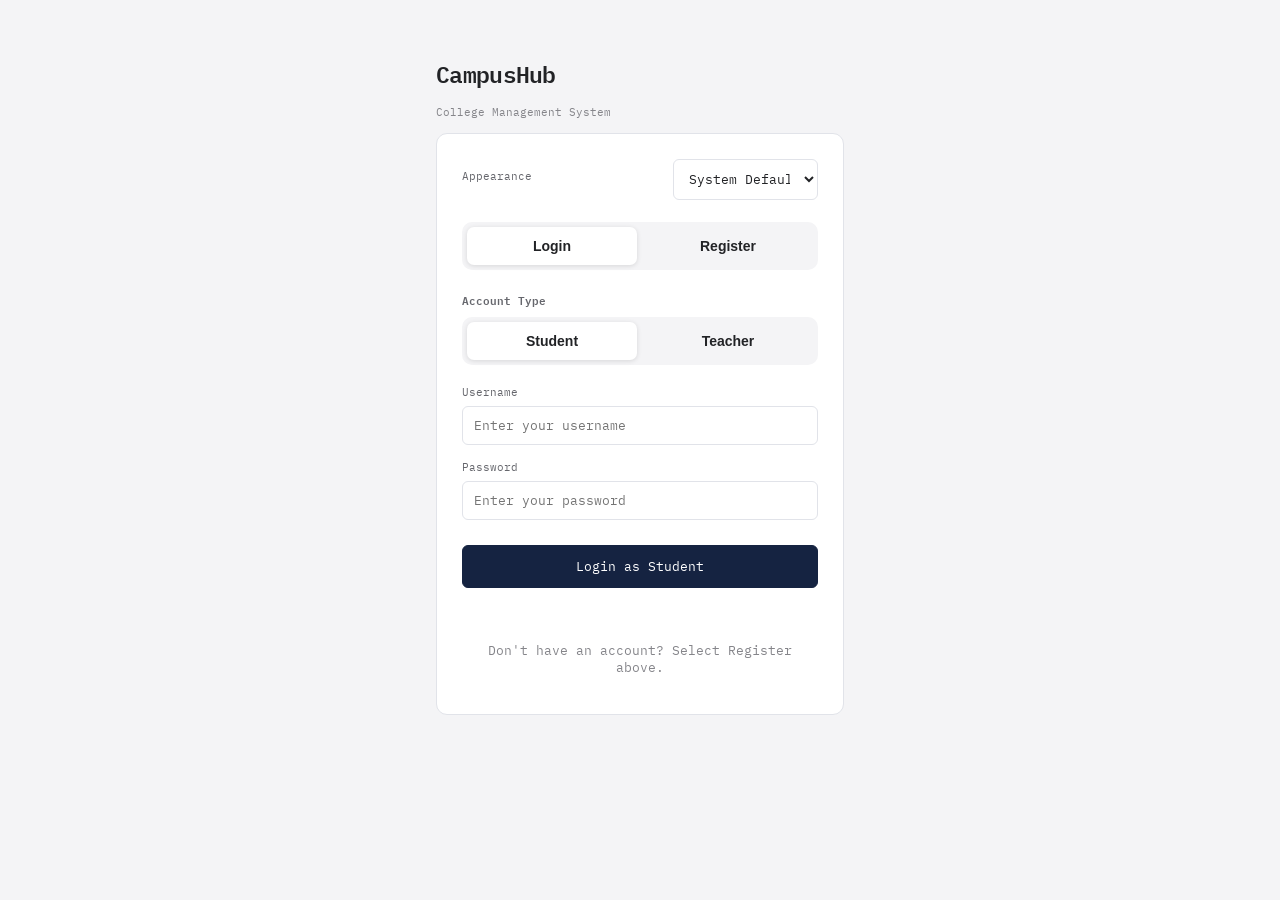
<file: frontend/index.html>
<!DOCTYPE html>

<html lang="en">
<head>
<meta charset="utf-8"/>
<meta content="width=device-width,initial-scale=1" name="viewport"/>
<title>Dashboard | CampusHub</title>
<link href="style.css?v=3" rel="stylesheet"/>
<script src="theme.js?v=5"></script></head>
<body>
<div class="app">
<aside class="sidebar" id="sidebar"></aside>
<main class="main">
<header class="topbar">
<div class="page-name">Dashboard</div>
<div class="user">
<span></span>
<div class="avatar"></div>
</div>
</header>
<div class="content">
<div class="stats">


<div class="stat">
<div class="stat-value" data-attendance-stat="">—</div>
<div class="stat-label">Attendance</div>
</div>

</div>
<div class="grid">
<section class="panel">
<div class="panel-head">
<h2>Today's Schedule</h2>
<a class="link" href="schedule.html">View full timetable</a>
</div>
<div class="list" data-render="today" data-variant="dash"></div>
</section>



</div>
</div>
</main>
</div>
<script defer="" src="sidebar.js?v=3"></script><script defer="" src="avatar.js?v=3"></script><script defer="" src="api.js?v=5"></script>
<script defer="" src="app.js?v=3"></script>
<script defer="" src="attendance.js?v=3"></script>
</body>
</html>
</file>
<file: frontend/style.css>
@import url('https://fonts.googleapis.com/css2?family=IBM+Plex+Mono:wght@400;500;600&display=swap');
:root {
  --navy: #152341;
  --navy2:#303d59;
  --page: #f4f4f6;
  --white: #fff;
  --border: #e1e3e9;
  --text: #222326;
  --muted: #85858a;
  --line: #ececf0;
}

* {
  box-sizing: border-box;
}

body {
  margin: 0;
  background: var(--page);
  color: var(--text);
  font: 13px 'IBM Plex Mono','Courier New',monospace;
}

.app {
  min-height: 100vh;
  display: flex;
}

.sidebar {
  width: 215px;
  flex: 0 0 215px;
  background: var(--navy);
  color: #f7f8fc;
  padding: 25px 15px 20px;
  display: flex;
  flex-direction: column;
  min-height: 100vh;
}

.brand {
  font-size: 17px;
  font-weight: 600;
  padding: 0 8px 30px;
}

.nav {
  display: grid;
  gap: 4px;
}

.nav a {
  display: block;
  padding: 12px 11px;
  color: #f1f3f9;
  text-decoration: none;
  border-radius: 7px;
}

.nav a:hover,
.nav a.active {
  background: var(--navy2);
}

.sidebar-foot {
  margin-top: auto;
  padding: 24px 8px 8px;
  color: #9da8bd;
  font-size: 11px;
}

.main {
  min-width: 0;
  flex: 1;
}

.topbar {
  height: 58px;
  background: #fff;
  border-bottom: 1px solid var(--border);
  display: flex;
  align-items: center;
  justify-content: space-between;
  padding: 0 23px;
}

.page-name {
  font-size: 16px;
  font-weight: 500;
}

.user {
  display: flex;
  align-items: center;
  gap: 12px;
}

.avatar {
  width: 33px;
  height: 33px;
  border-radius: 50%;
  background: #dedfe7;
  display: grid;
  place-items: center;
  font-size: 11px;
}

.content {
  padding: 22px;
  max-width: 1600px;
  margin: auto;
}

.page-heading {
  display: flex;
  align-items: flex-start;
  justify-content: space-between;
  gap: 16px;
  margin-bottom: 20px;
}

h1 {
  margin: 0 0 7px;
  font-size: 23px;
  font-weight: 600;
  letter-spacing: -.7px;
}

h2 {
  font-size: 14px;
  font-weight: 500;
  margin: 0;
}

h3 {
  font-size: 13px;
  font-weight: 500;
  margin: 0 0 8px;
}

.subtitle,
.muted {
  color: var(--muted);
  font-size: 11px;
  line-height: 1.7;
}

.panel,
.stat {
  background: #fff;
  border: 1px solid var(--border);
  border-radius: 11px;
}

.panel {
  padding: 18px;
}

.panel-head {
  display: flex;
  align-items: center;
  justify-content: space-between;
  gap: 12px;
  margin-bottom: 16px;
}

.link {
  color: var(--muted);
  font-size: 11px;
  text-decoration: none;
}

.link:hover {
  color: var(--text);
}

.grid {
  display: grid;
  gap: 18px;
}

.grid-2 {
  grid-template-columns: minmax(0,1.35fr) minmax(280px,1fr);
}

.grid-3 {
  grid-template-columns: repeat(3,minmax(0,1fr));
}

.stats {
  display: grid;
  grid-template-columns: repeat(4,minmax(0,1fr));
  gap: 18px;
  margin-bottom: 18px;
}

.stat {
  padding: 18px;
  min-height: 91px;
}

.stat-value {
  font-size: 27px;
  font-weight: 600;
  letter-spacing: -1px;
  margin-bottom: 4px;
}

.stat-label {
  color: var(--muted);
  font-size: 11px;
}

table {
  width: 100%;
  border-collapse: collapse;
  text-align: left;
  white-space: nowrap;
}

th {
  font-weight: 500;
  padding: 10px 0;
  border-bottom: 1px solid var(--border);
}

td {
  padding: 12px 0;
  border-bottom: 1px solid var(--line);
}

tr:last-child td {
  border-bottom: 0;
}

th:not(:first-child),
td:not(:first-child) {
  padding-left: 16px;
}

.table-wrap {
  overflow-x: auto;
}

.badge {
  display: inline-block;
  border-radius: 5px;
  padding: 5px 8px;
  font-size: 10px;
  white-space: nowrap;
}

.green {
  background: #e8f5ed;
  color: #267448;
}

.amber {
  background: #fff3dc;
  color: #956313;
}

.blue {
  background: #eaf0fb;
  color: #34598e;
}

.btn {
  display: inline-block;
  border: 1px solid var(--border);
  border-radius: 6px;
  padding: 9px 12px;
  background: #fff;
  color: var(--text);
  font: inherit;
  text-decoration: none;
  cursor: pointer;
}

.btn.primary {
  background: var(--navy);
  border-color: var(--navy);
  color: #fff;
}

.toolbar {
  display: flex;
  flex-wrap: wrap;
  gap: 9px;
  align-items: center;
}

input,
select,
textarea {
  width: 100%;
  border: 1px solid var(--border);
  border-radius: 6px;
  padding: 10px 11px;
  background: #fff;
  color: var(--text);
  font: inherit;
}

label {
  display: block;
  margin-bottom: 7px;
  font-size: 11px;
  color: #66676d;
}

.field {
  margin-bottom: 15px;
}

.search {
  width: min(280px,100%);
}

.course-card {
  padding: 18px;
  display: flex;
  flex-direction: column;
  gap: 12px;
  min-height: 190px;
}

.course-top {
  display: flex;
  justify-content: space-between;
  align-items: center;
  gap: 10px;
}

.course-code {
  color: var(--muted);
  font-size: 11px;
}

.course-title {
  font-size: 16px;
  font-weight: 500;
  line-height: 1.45;
}

.course-meta {
  color: var(--muted);
  font-size: 11px;
  line-height: 1.8;
}

.course-bottom {
  display: flex;
  justify-content: space-between;
  align-items: center;
  gap: 10px;
  margin-top: auto;
}

.progress {
  height: 6px;
  background: #eceef2;
  border-radius: 9px;
  overflow: hidden;
}

.progress span {
  display: block;
  height: 100%;
  background: #344766;
  border-radius: 9px;
}

.list {
  display: grid;
}

.list-item {
  display: flex;
  align-items: flex-start;
  justify-content: space-between;
  gap: 14px;
  padding: 13px 0;
  border-bottom: 1px solid var(--line);
}

.list-item:last-child {
  border-bottom: 0;
}

.list-title {
  font-size: 12px;
  margin-bottom: 5px;
}

.list-sub {
  font-size: 11px;
  color: var(--muted);
  line-height: 1.6;
}

.time {
  width: 83px;
  flex: 0 0 83px;
  color: var(--muted);
}

.event {
  display: flex;
  gap: 13px;
  padding: 13px 0;
  border-bottom: 1px solid var(--line);
}

.event:last-child {
  border-bottom: 0;
}

.event-bar {
  width: 3px;
  flex: 0 0 3px;
  border-radius: 3px;
  background: #344766;
}

.event-bar.green {
  background: #5d9a76;
}

.event-bar.amber {
  background: #d6a54a;
}

.event-body {
  flex: 1;
}

.message-row {
  display: flex;
  gap: 12px;
  padding: 14px 0;
  border-bottom: 1px solid var(--line);
}

.message-row:last-child {
  border-bottom: 0;
}

.message-avatar {
  width: 36px;
  height: 36px;
  flex: 0 0 36px;
  border-radius: 50%;
  background: #e5e8ef;
  display: grid;
  place-items: center;
  font-size: 11px;
}

.message-content {
  min-width: 0;
  flex: 1;
}

.message-top {
  display: flex;
  justify-content: space-between;
  gap: 10px;
  margin-bottom: 5px;
}

.message-preview {
  color: var(--muted);
  font-size: 11px;
  line-height: 1.6;
}

.settings-layout {
  display: grid;
  grid-template-columns: 190px minmax(0,1fr);
  gap: 18px;
}

.settings-nav a {
  display: block;
  color: #55565d;
  padding: 10px;
  border-radius: 6px;
  text-decoration: none;
}

.settings-nav a.active,
.settings-nav a:hover {
  background: #f0f1f5;
  color: #202127;
}

.setting-row {
  display: flex;
  justify-content: space-between;
  align-items: center;
  gap: 20px;
  padding: 15px 0;
  border-bottom: 1px solid var(--line);
}

.setting-row:last-child {
  border-bottom: 0;
}

.switch {
  width: 36px;
  height: 20px;
  border-radius: 12px;
  background: #344766;
  position: relative;
  flex: 0 0 36px;
}

.switch:after {
  content: '';
  position: absolute;
  width: 14px;
  height: 14px;
  border-radius: 50%;
  background: #fff;
  top: 3px;
  right: 3px;
}

@media (max-width: 1050px) {
  .stats {
    grid-template-columns: repeat(2,minmax(0,1fr));
  }
  .grid-2,
  .grid-3 {
    grid-template-columns: 1fr;
  }
}

@media (max-width: 700px) {
  .app {
    display: block;
  }
  .sidebar {
    width: 100%;
    min-height: 0;
    padding: 14px;
  }
  .brand {
    padding: 0 4px 12px;
  }
  .nav {
    display: flex;
    overflow-x: auto;
    gap: 5px;
  }
  .nav a {
    white-space: nowrap;
    padding: 10px;
  }
  .sidebar-foot {
    display: none;
  }
  .topbar {
    padding: 0 15px;
  }
  .content {
    padding: 15px;
  }
  .stats {
    gap: 10px;
  }
  .stat {
    padding: 13px;
  }
  .stat-value {
    font-size: 23px;
  }
  .settings-layout {
    grid-template-columns: 1fr;
  }
  .page-heading {
    flex-direction: column;
  }
}

/* ---------- Editing UI (settings, dialogs, toggles) ---------- */
:focus-visible {
  outline: 2px solid #344766;
  outline-offset: 2px;
}

.settings-nav {
  position: sticky;
  top: 18px;
  align-self: start;
}

.panel[id] {
  scroll-margin-top: 18px;
}

.btn.small {
  padding: 5px 9px;
  font-size: 11px;
}

.btn.danger {
  color: #a23b3b;
  border-color: #efd0d0;
}

.btn.danger:hover {
  background: #fbeeee;
}

.empty {
  padding: 18px 0;
  color: var(--muted);
  font-size: 12px;
}

.panel.empty {
  grid-column: 1 / -1;
  text-align: center;
}

button.switch {
  border: 0;
  padding: 0;
  cursor: pointer;
}

button.switch[aria-checked="false"] {
  background: #c9ccd6;
}

button.switch[aria-checked="false"]::after {
  right: auto;
  left: 3px;
}

dialog.modal {
  width: min(440px, calc(100vw - 30px));
  border: 1px solid var(--border);
  border-radius: 11px;
  padding: 22px;
  color: var(--text);
  font: inherit;
  box-shadow: 0 18px 50px rgba(21, 35, 65, .25);
}

dialog.modal::backdrop {
  background: rgba(21, 35, 65, .45);
}

dialog.modal h2 {
  margin-bottom: 18px;
  font-size: 16px;
}

.form-error {
  min-height: 18px;
  margin-bottom: 10px;
  color: #a23b3b;
  font-size: 11px;
}

.form-error:empty {
  min-height: 0;
  margin: 0;
}

/* Responsive stat cards: 1 to 4 real cards without empty columns. */
.stats { grid-template-columns: repeat(auto-fit, minmax(min(180px, 100%), 1fr)); }

/* Accessible account avatar – initials are filled by avatar.js. */
.avatar { font-weight: 600; text-transform: uppercase; }

/* Dark theme; component colors use existing CSS variables wherever possible. */
html[data-theme="dark"] {
  color-scheme: dark;
  --navy: #0b1220;
  --navy2: #334155;
  --page: #111827;
  --white: #1f2937;
  --border: #3b4658;
  --text: #f3f4f6;
  --muted: #b5c0d0;
  --line: #374151;
}
html[data-theme="dark"] .topbar,
html[data-theme="dark"] .panel,
html[data-theme="dark"] .stat,
html[data-theme="dark"] dialog.modal,
html[data-theme="dark"] .btn:not(.primary) {
  background: var(--white);
  color: var(--text);
  border-color: var(--border);
}
html[data-theme="dark"] input,
html[data-theme="dark"] select,
html[data-theme="dark"] textarea {
  background: #273449;
  color: var(--text);
  border-color: #53637b;
}
html[data-theme="dark"] .avatar { background: #45566f; color: white; }
html[data-theme="dark"] .settings-nav a { color: var(--text); }
html[data-theme="dark"] .settings-nav a.active,
html[data-theme="dark"] .settings-nav a:hover { background: #334155; color: white; }
html[data-theme="dark"] .progress { background: #374151; }
html[data-theme="dark"] .seg button:not(.on) { background: #273449; color: #f3f4f6; }

/* Extra dark-theme coverage for fixed-color components. */
html[data-theme="dark"] body { background-color: var(--page); color: var(--text); }
html[data-theme="dark"] .topbar,
html[data-theme="dark"] .panel,
html[data-theme="dark"] .stat,
html[data-theme="dark"] .btn:not(.primary),
html[data-theme="dark"] .seg button:not(.on),
html[data-theme="dark"] dialog.modal,
html[data-theme="dark"] .message-avatar { background-color: var(--white); color: var(--text); }
html[data-theme="dark"] .field label,
html[data-theme="dark"] label,
html[data-theme="dark"] .settings-nav a,
html[data-theme="dark"] .page-name { color: var(--text); }
html[data-theme="dark"] .settings-nav a.active,
html[data-theme="dark"] .settings-nav a:hover { background: #34445d; color: #fff; }
html[data-theme="dark"] .toolbar .btn:not(.primary) { background-color: #29364a; }
html[data-theme="dark"] input,
html[data-theme="dark"] select,
html[data-theme="dark"] textarea { background-color: #253247; color: #f3f4f6; border-color: #516079; }
html[data-theme="dark"] .avatar { background: #475569; color: white; }
html[data-theme="dark"] .progress { background: #374151; }
html[data-theme="dark"] .badge.blue { background: #263a58; color: #dce9ff; }
</file>
<file: frontend/attendance.css>
/* attendance.css - extra styles for the teacher portal + live attendance. Load AFTER style.css */
[hidden] {
  display: none !important;
}

.red {
  background: #fbeeee;
  color: #a23b3b;
}

.inline {
  display: flex;
  flex-wrap: wrap;
  gap: 9px;
  align-items: center;
}
.inline input,
.inline select {
  width: auto;
}

/* segmented toggle (role picker, Present / Absent) */
.seg {
  display: inline-flex;
  border: 1px solid var(--border);
  border-radius: 6px;
  overflow: hidden;
}
.seg button {
  border: 0;
  background: #fff;
  color: var(--muted);
  padding: 8px 13px;
  font: inherit;
  cursor: pointer;
}
.seg button + button {
  border-left: 1px solid var(--border);
}
.seg button.on {
  background: var(--navy);
  color: #fff;
}
.seg button.on.p {
  background: #e8f5ed;
  color: #267448;
}
.seg button.on.a {
  background: #fbeeee;
  color: #a23b3b;
}

.att-row {
  display: flex;
  justify-content: space-between;
  align-items: center;
  gap: 12px;
  padding: 10px 0;
  border-bottom: 1px solid var(--line);
}
.att-row:last-child {
  border-bottom: 0;
}
.counts {
  display: flex;
  flex-wrap: wrap;
  gap: 8px;
  align-items: center;
}

.progress span.low {
  background: #c25b5b;
}
.dots {
  display: flex;
  flex-wrap: wrap;
  gap: 4px;
}
.dot {
  width: 12px;
  height: 12px;
  border-radius: 3px;
  background: #5d9a76;
}
.dot.a {
  background: #c25b5b;
}

.live {
  font-size: 11px;
  color: #267448;
}
.live::before {
  content: "● ";
  animation: pulse 1.2s infinite;
}
@keyframes pulse {
  50% {
    opacity: 0.25;
  }
}
.flash {
  animation: flash 1.6s;
}
@keyframes flash {
  from {
    box-shadow: 0 0 0 2px #344766;
  }
}

html[data-theme="dark"] .seg button:not(.on) {
  background: #263247;
  color: #f3f4f6;
}
</file>
